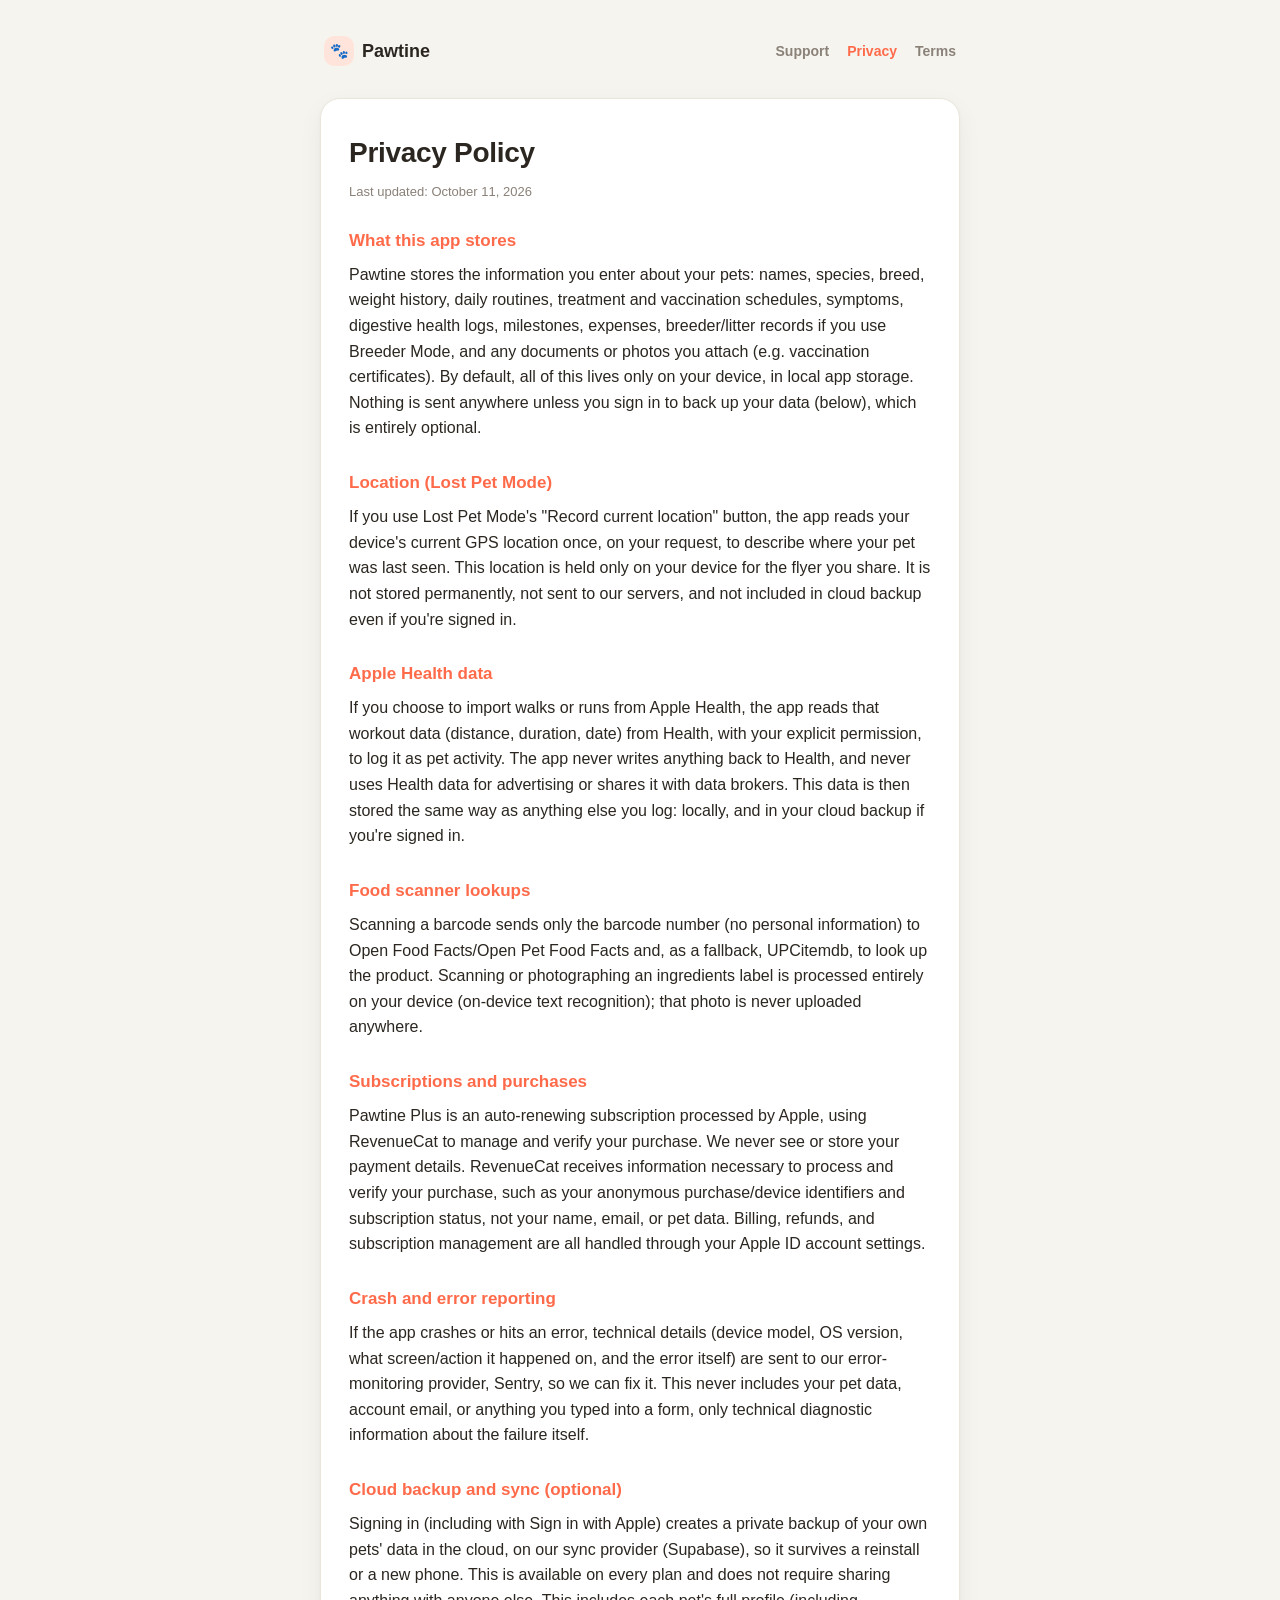
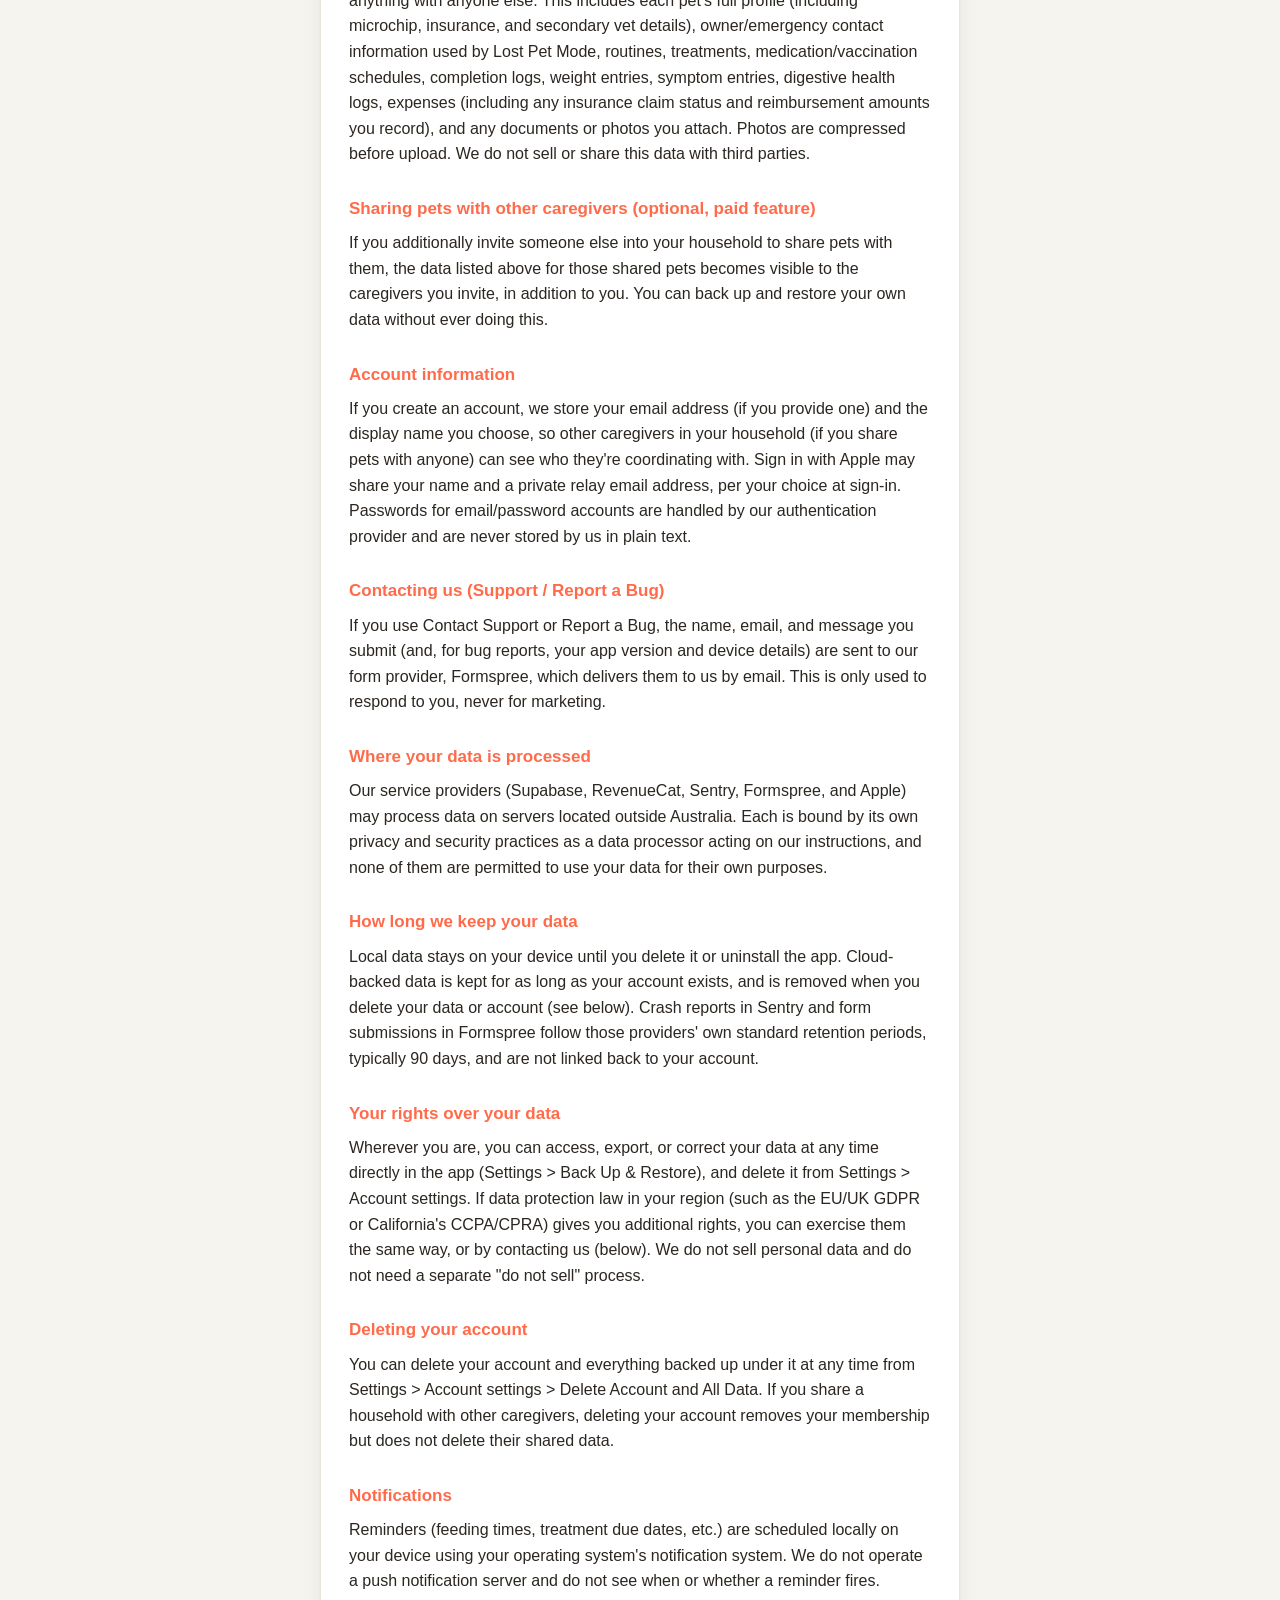
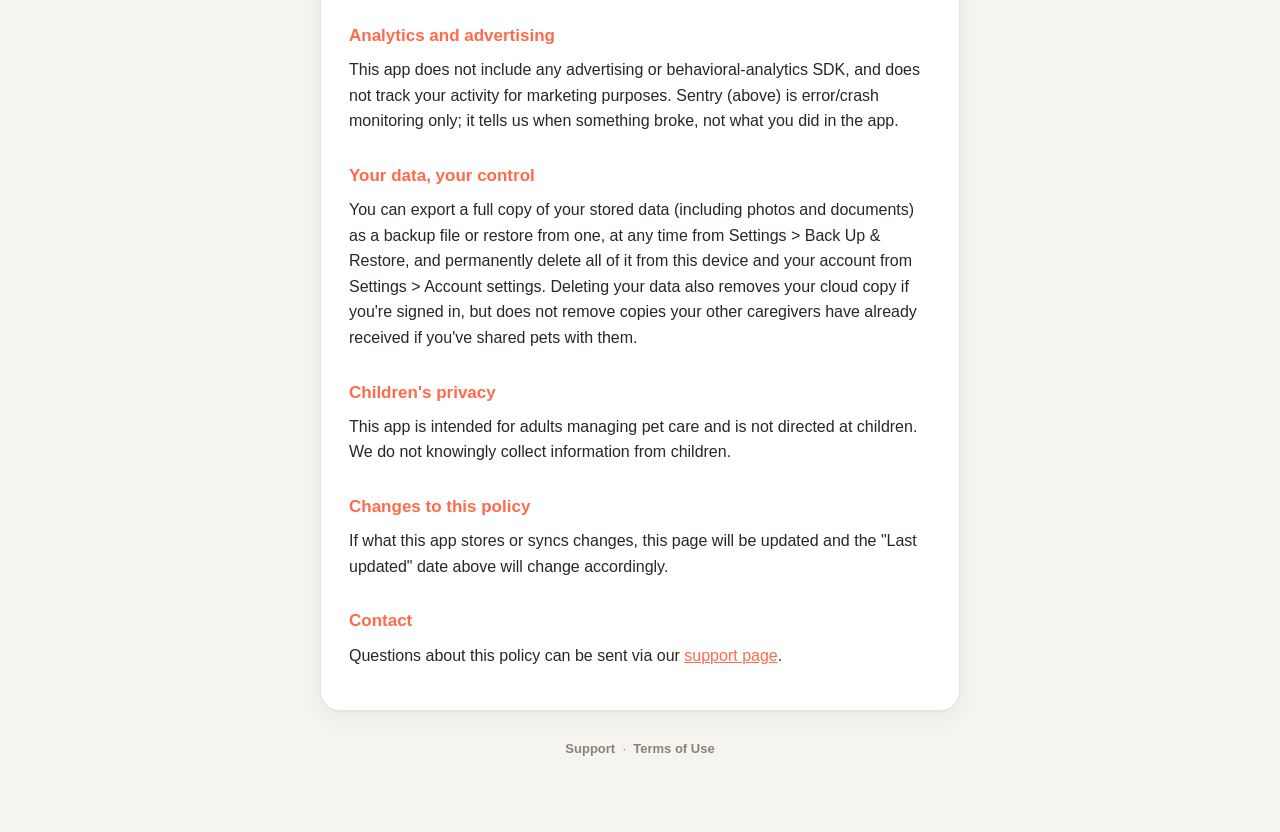
<file: privacy-policy.html>
<!doctype html>
<html lang="en">
<head>
<meta charset="utf-8" />
<meta name="viewport" content="width=device-width, initial-scale=1" />
<title>Pawtine Privacy Policy</title>
<link rel="stylesheet" href="assets/style.css" />
</head>
<body>
  <div class="page">
    <nav class="nav">
      <a href="index.html" class="brand"><span class="brand-mark">🐾</span>Pawtine</a>
      <div class="nav-links">
        <a href="support.html">Support</a>
        <a href="privacy-policy.html" class="active">Privacy</a>
        <a href="terms.html">Terms</a>
      </div>
    </nav>

    <div class="card">
      <h1>Privacy Policy</h1>
      <p class="updated">Last updated: October 11, 2026</p>

      <h2 style="margin-top: 0;">What this app stores</h2>
      <p>Pawtine stores the information you enter about your pets: names, species, breed, weight history, daily routines, treatment and vaccination schedules, symptoms, digestive health logs, milestones, expenses, breeder/litter records if you use Breeder Mode, and any documents or photos you attach (e.g. vaccination certificates). By default, all of this lives only on your device, in local app storage. Nothing is sent anywhere unless you sign in to back up your data (below), which is entirely optional.</p>

      <h2>Location (Lost Pet Mode)</h2>
      <p>If you use Lost Pet Mode's "Record current location" button, the app reads your device's current GPS location once, on your request, to describe where your pet was last seen. This location is held only on your device for the flyer you share. It is not stored permanently, not sent to our servers, and not included in cloud backup even if you're signed in.</p>

      <h2>Apple Health data</h2>
      <p>If you choose to import walks or runs from Apple Health, the app reads that workout data (distance, duration, date) from Health, with your explicit permission, to log it as pet activity. The app never writes anything back to Health, and never uses Health data for advertising or shares it with data brokers. This data is then stored the same way as anything else you log: locally, and in your cloud backup if you're signed in.</p>

      <h2>Food scanner lookups</h2>
      <p>Scanning a barcode sends only the barcode number (no personal information) to Open Food Facts/Open Pet Food Facts and, as a fallback, UPCitemdb, to look up the product. Scanning or photographing an ingredients label is processed entirely on your device (on-device text recognition); that photo is never uploaded anywhere.</p>

      <h2>Subscriptions and purchases</h2>
      <p>Pawtine Plus is an auto-renewing subscription processed by Apple, using RevenueCat to manage and verify your purchase. We never see or store your payment details. RevenueCat receives information necessary to process and verify your purchase, such as your anonymous purchase/device identifiers and subscription status, not your name, email, or pet data. Billing, refunds, and subscription management are all handled through your Apple ID account settings.</p>

      <h2>Crash and error reporting</h2>
      <p>If the app crashes or hits an error, technical details (device model, OS version, what screen/action it happened on, and the error itself) are sent to our error-monitoring provider, Sentry, so we can fix it. This never includes your pet data, account email, or anything you typed into a form, only technical diagnostic information about the failure itself.</p>

      <h2>Cloud backup and sync (optional)</h2>
      <p>Signing in (including with Sign in with Apple) creates a private backup of your own pets' data in the cloud, on our sync provider (Supabase), so it survives a reinstall or a new phone. This is available on every plan and does not require sharing anything with anyone else. This includes each pet's full profile (including microchip, insurance, and secondary vet details), owner/emergency contact information used by Lost Pet Mode, routines, treatments, medication/vaccination schedules, completion logs, weight entries, symptom entries, digestive health logs, expenses (including any insurance claim status and reimbursement amounts you record), and any documents or photos you attach. Photos are compressed before upload. We do not sell or share this data with third parties.</p>

      <h2>Sharing pets with other caregivers (optional, paid feature)</h2>
      <p>If you additionally invite someone else into your household to share pets with them, the data listed above for those shared pets becomes visible to the caregivers you invite, in addition to you. You can back up and restore your own data without ever doing this.</p>

      <h2>Account information</h2>
      <p>If you create an account, we store your email address (if you provide one) and the display name you choose, so other caregivers in your household (if you share pets with anyone) can see who they're coordinating with. Sign in with Apple may share your name and a private relay email address, per your choice at sign-in. Passwords for email/password accounts are handled by our authentication provider and are never stored by us in plain text.</p>

      <h2>Contacting us (Support / Report a Bug)</h2>
      <p>If you use Contact Support or Report a Bug, the name, email, and message you submit (and, for bug reports, your app version and device details) are sent to our form provider, Formspree, which delivers them to us by email. This is only used to respond to you, never for marketing.</p>

      <h2>Where your data is processed</h2>
      <p>Our service providers (Supabase, RevenueCat, Sentry, Formspree, and Apple) may process data on servers located outside Australia. Each is bound by its own privacy and security practices as a data processor acting on our instructions, and none of them are permitted to use your data for their own purposes.</p>

      <h2>How long we keep your data</h2>
      <p>Local data stays on your device until you delete it or uninstall the app. Cloud-backed data is kept for as long as your account exists, and is removed when you delete your data or account (see below). Crash reports in Sentry and form submissions in Formspree follow those providers' own standard retention periods, typically 90 days, and are not linked back to your account.</p>

      <h2>Your rights over your data</h2>
      <p>Wherever you are, you can access, export, or correct your data at any time directly in the app (Settings &gt; Back Up &amp; Restore), and delete it from Settings &gt; Account settings. If data protection law in your region (such as the EU/UK GDPR or California's CCPA/CPRA) gives you additional rights, you can exercise them the same way, or by contacting us (below). We do not sell personal data and do not need a separate "do not sell" process.</p>

      <h2>Deleting your account</h2>
      <p>You can delete your account and everything backed up under it at any time from Settings &gt; Account settings &gt; Delete Account and All Data. If you share a household with other caregivers, deleting your account removes your membership but does not delete their shared data.</p>

      <h2>Notifications</h2>
      <p>Reminders (feeding times, treatment due dates, etc.) are scheduled locally on your device using your operating system's notification system. We do not operate a push notification server and do not see when or whether a reminder fires.</p>

      <h2>Analytics and advertising</h2>
      <p>This app does not include any advertising or behavioral-analytics SDK, and does not track your activity for marketing purposes. Sentry (above) is error/crash monitoring only; it tells us when something broke, not what you did in the app.</p>

      <h2>Your data, your control</h2>
      <p>You can export a full copy of your stored data (including photos and documents) as a backup file or restore from one, at any time from Settings &gt; Back Up &amp; Restore, and permanently delete all of it from this device and your account from Settings &gt; Account settings. Deleting your data also removes your cloud copy if you're signed in, but does not remove copies your other caregivers have already received if you've shared pets with them.</p>

      <h2>Children's privacy</h2>
      <p>This app is intended for adults managing pet care and is not directed at children. We do not knowingly collect information from children.</p>

      <h2>Changes to this policy</h2>
      <p>If what this app stores or syncs changes, this page will be updated and the "Last updated" date above will change accordingly.</p>

      <h2>Contact</h2>
      <p>Questions about this policy can be sent via our <a href="support.html">support page</a>.</p>
    </div>

    <div class="footer-links">
      <a href="support.html">Support</a> &nbsp;&middot;&nbsp; <a href="terms.html">Terms of Use</a>
    </div>
  </div>
</body>
</html>
</file>
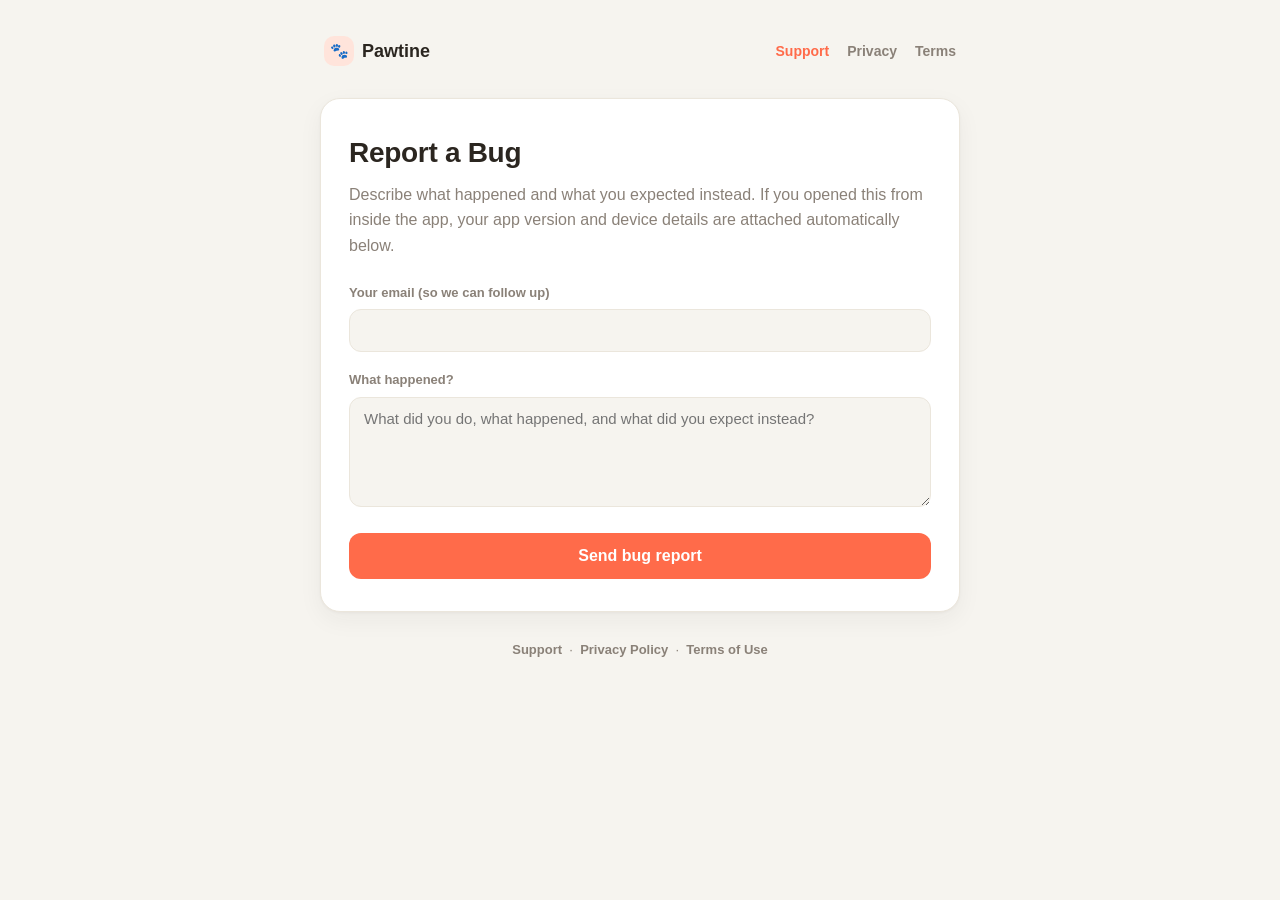
<file: report-bug.html>
<!doctype html>
<html lang="en">
<head>
<meta charset="utf-8" />
<meta name="viewport" content="width=device-width, initial-scale=1" />
<title>Report a Bug · Pawtine</title>
<link rel="stylesheet" href="assets/style.css" />
</head>
<body>
  <div class="page">
    <nav class="nav">
      <a href="index.html" class="brand"><span class="brand-mark">🐾</span>Pawtine</a>
      <div class="nav-links">
        <a href="support.html" class="active">Support</a>
        <a href="privacy-policy.html">Privacy</a>
        <a href="terms.html">Terms</a>
      </div>
    </nav>

    <div class="card">
      <h1>Report a Bug</h1>
      <p style="color: var(--ink-muted); margin-bottom: 24px;">
        Describe what happened and what you expected instead. If you opened this from inside the app, your app
        version and device details are attached automatically below.
      </p>

      <div id="form-success" class="form-status success">Thanks, your bug report is on its way.</div>
      <div id="form-error" class="form-status error">Something went wrong sending that. Please try again.</div>

      <form id="bug-form" action="https://formspree.io/f/xkjobrgg" method="POST">
        <input type="hidden" name="_subject" value="Pawtine Bug Report" />
        <input type="hidden" id="device-info" name="device_info" value="Not provided (opened directly in a browser)" />

        <div class="field">
          <label for="email">Your email (so we can follow up)</label>
          <input id="email" name="email" type="email" required />
        </div>
        <div class="field">
          <label for="message">What happened?</label>
          <textarea id="message" name="message" placeholder="What did you do, what happened, and what did you expect instead?" required></textarea>
        </div>
        <div class="field" id="device-field" style="display: none;">
          <label>Attached device info</label>
          <p id="device-display" style="color: var(--ink-muted); font-size: 13px; margin: 0;"></p>
        </div>
        <button type="submit" class="submit-btn" id="submit-btn">Send bug report</button>
      </form>
    </div>

    <div class="footer-links">
      <a href="support.html">Support</a> &nbsp;&middot;&nbsp; <a href="privacy-policy.html">Privacy Policy</a> &nbsp;&middot;&nbsp; <a href="terms.html">Terms of Use</a>
    </div>
  </div>

  <script>
    // Pawtine opens this page with ?version=&build=&platform=&os=&device=
    // so a report filed from inside the app still carries the same
    // diagnostics the old mailto flow pre-filled — read them from the URL
    // rather than asking the user to type them in.
    const params = new URLSearchParams(window.location.search);
    const version = params.get('version');
    if (version) {
      const parts = [
        `App ${version}${params.get('build') ? ` (build ${params.get('build')})` : ''}`,
        `${params.get('platform') || ''} ${params.get('os') || ''}`.trim(),
        params.get('device'),
      ].filter(Boolean);
      const summary = parts.join(' · ');
      document.getElementById('device-info').value = summary;
      document.getElementById('device-display').textContent = summary;
      document.getElementById('device-field').style.display = 'block';
    }

    const form = document.getElementById('bug-form');
    const successBox = document.getElementById('form-success');
    const errorBox = document.getElementById('form-error');
    const submitBtn = document.getElementById('submit-btn');

    form.addEventListener('submit', async function (event) {
      event.preventDefault();
      successBox.style.display = 'none';
      errorBox.style.display = 'none';
      submitBtn.disabled = true;
      submitBtn.textContent = 'Sending…';
      try {
        const response = await fetch(form.action, {
          method: 'POST',
          body: new FormData(form),
          headers: { Accept: 'application/json' },
        });
        if (response.ok) {
          successBox.style.display = 'block';
          form.reset();
        } else {
          errorBox.style.display = 'block';
        }
      } catch (err) {
        errorBox.style.display = 'block';
      } finally {
        submitBtn.disabled = false;
        submitBtn.textContent = 'Send bug report';
      }
    });
  </script>
</body>
</html>
</file>
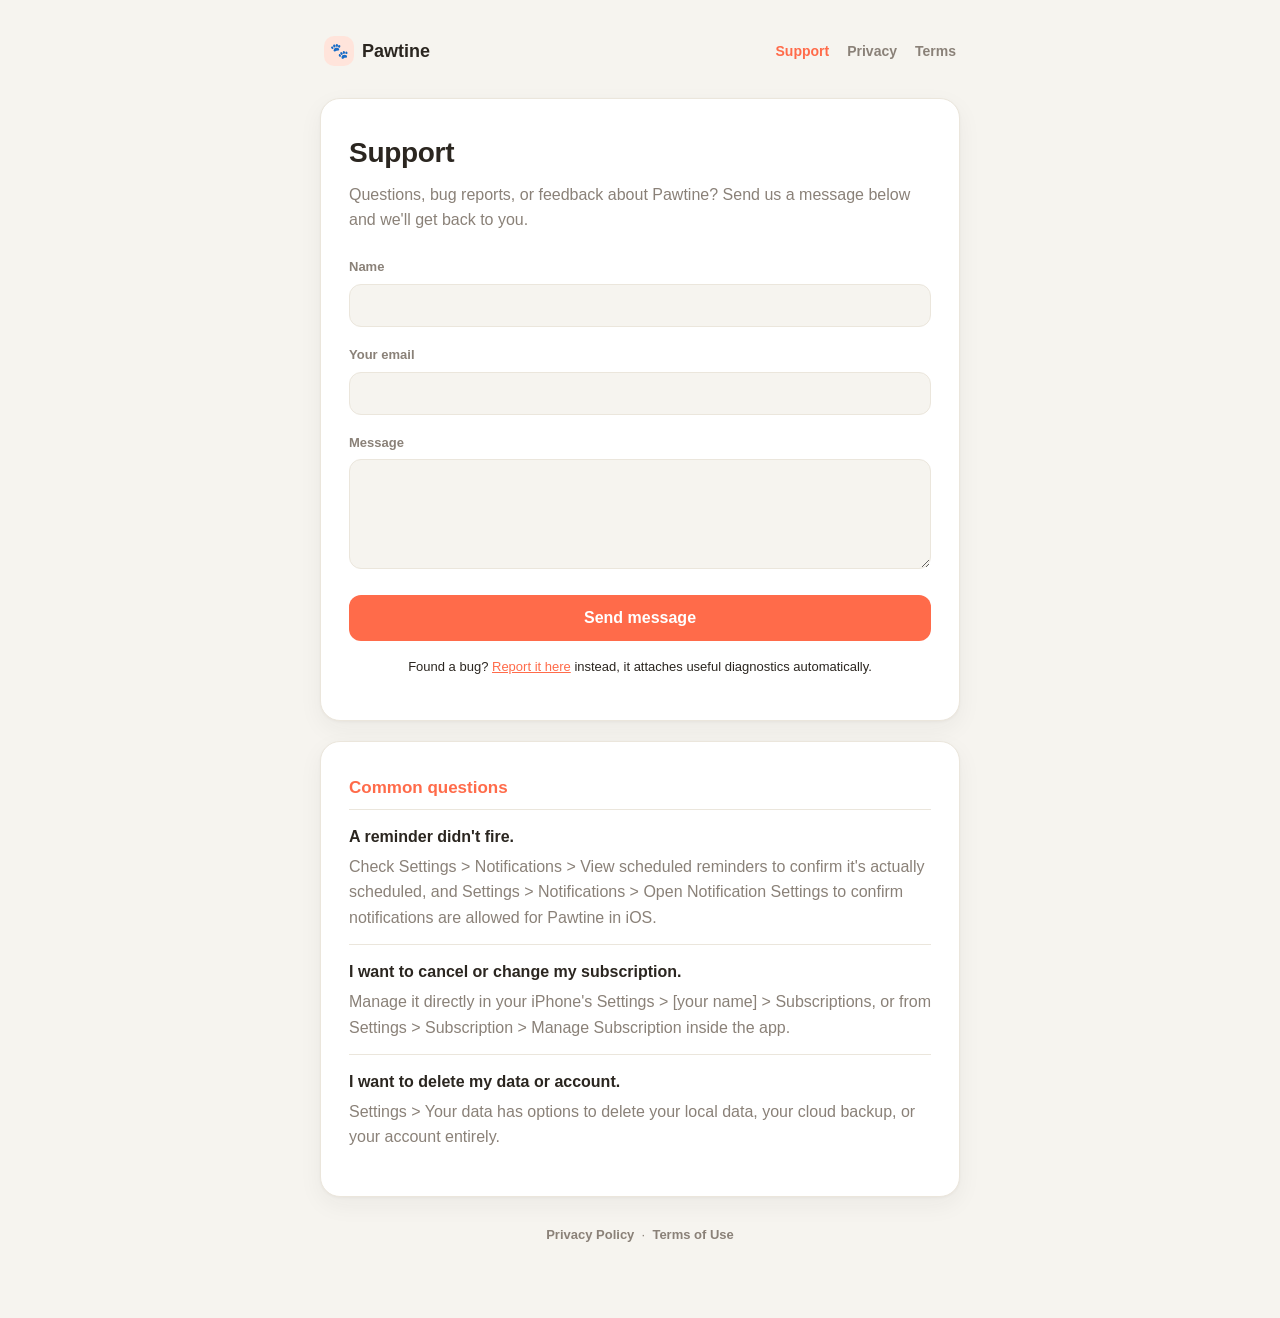
<file: support.html>
<!doctype html>
<html lang="en">
<head>
<meta charset="utf-8" />
<meta name="viewport" content="width=device-width, initial-scale=1" />
<title>Pawtine Support</title>
<link rel="stylesheet" href="assets/style.css" />
</head>
<body>
  <div class="page">
    <nav class="nav">
      <a href="index.html" class="brand"><span class="brand-mark">🐾</span>Pawtine</a>
      <div class="nav-links">
        <a href="support.html" class="active">Support</a>
        <a href="privacy-policy.html">Privacy</a>
        <a href="terms.html">Terms</a>
      </div>
    </nav>

    <div class="card">
      <h1>Support</h1>
      <p style="color: var(--ink-muted); margin-bottom: 24px;">
        Questions, bug reports, or feedback about Pawtine? Send us a message below and we'll get back to you.
      </p>

      <div id="form-success" class="form-status success">Thanks, your message is on its way. We'll reply by email soon.</div>
      <div id="form-error" class="form-status error">Something went wrong sending that. Please try again, or try again shortly.</div>

      <form id="contact-form" action="https://formspree.io/f/xkjobrgg" method="POST">
        <input type="hidden" name="_subject" value="Pawtine Query" />
        <div class="field">
          <label for="name">Name</label>
          <input id="name" name="name" type="text" required />
        </div>
        <div class="field">
          <label for="email">Your email</label>
          <input id="email" name="email" type="email" required />
        </div>
        <div class="field">
          <label for="message">Message</label>
          <textarea id="message" name="message" required></textarea>
        </div>
        <button type="submit" class="submit-btn" id="submit-btn">Send message</button>
      </form>
      <p style="margin-top: 16px; text-align: center; font-size: 13px;">
        Found a bug? <a href="report-bug.html">Report it here</a> instead, it attaches useful diagnostics automatically.
      </p>
    </div>

    <div class="card" style="margin-top: 20px;">
      <h2 style="margin-top: 0;">Common questions</h2>
      <div class="faq-item">
        <p class="faq-q">A reminder didn't fire.</p>
        <p class="faq-a">Check Settings &gt; Notifications &gt; View scheduled reminders to confirm it's actually scheduled, and Settings &gt; Notifications &gt; Open Notification Settings to confirm notifications are allowed for Pawtine in iOS.</p>
      </div>
      <div class="faq-item">
        <p class="faq-q">I want to cancel or change my subscription.</p>
        <p class="faq-a">Manage it directly in your iPhone's Settings &gt; [your name] &gt; Subscriptions, or from Settings &gt; Subscription &gt; Manage Subscription inside the app.</p>
      </div>
      <div class="faq-item">
        <p class="faq-q">I want to delete my data or account.</p>
        <p class="faq-a">Settings &gt; Your data has options to delete your local data, your cloud backup, or your account entirely.</p>
      </div>
    </div>

    <div class="footer-links">
      <a href="privacy-policy.html">Privacy Policy</a> &nbsp;&middot;&nbsp; <a href="terms.html">Terms of Use</a>
    </div>
  </div>

  <script>
    const form = document.getElementById('contact-form');
    const successBox = document.getElementById('form-success');
    const errorBox = document.getElementById('form-error');
    const submitBtn = document.getElementById('submit-btn');

    form.addEventListener('submit', async function (event) {
      event.preventDefault();
      successBox.style.display = 'none';
      errorBox.style.display = 'none';
      submitBtn.disabled = true;
      submitBtn.textContent = 'Sending…';
      try {
        const response = await fetch(form.action, {
          method: 'POST',
          body: new FormData(form),
          headers: { Accept: 'application/json' },
        });
        if (response.ok) {
          successBox.style.display = 'block';
          form.reset();
        } else {
          errorBox.style.display = 'block';
        }
      } catch (err) {
        errorBox.style.display = 'block';
      } finally {
        submitBtn.disabled = false;
        submitBtn.textContent = 'Send message';
      }
    });
  </script>
</body>
</html>
</file>
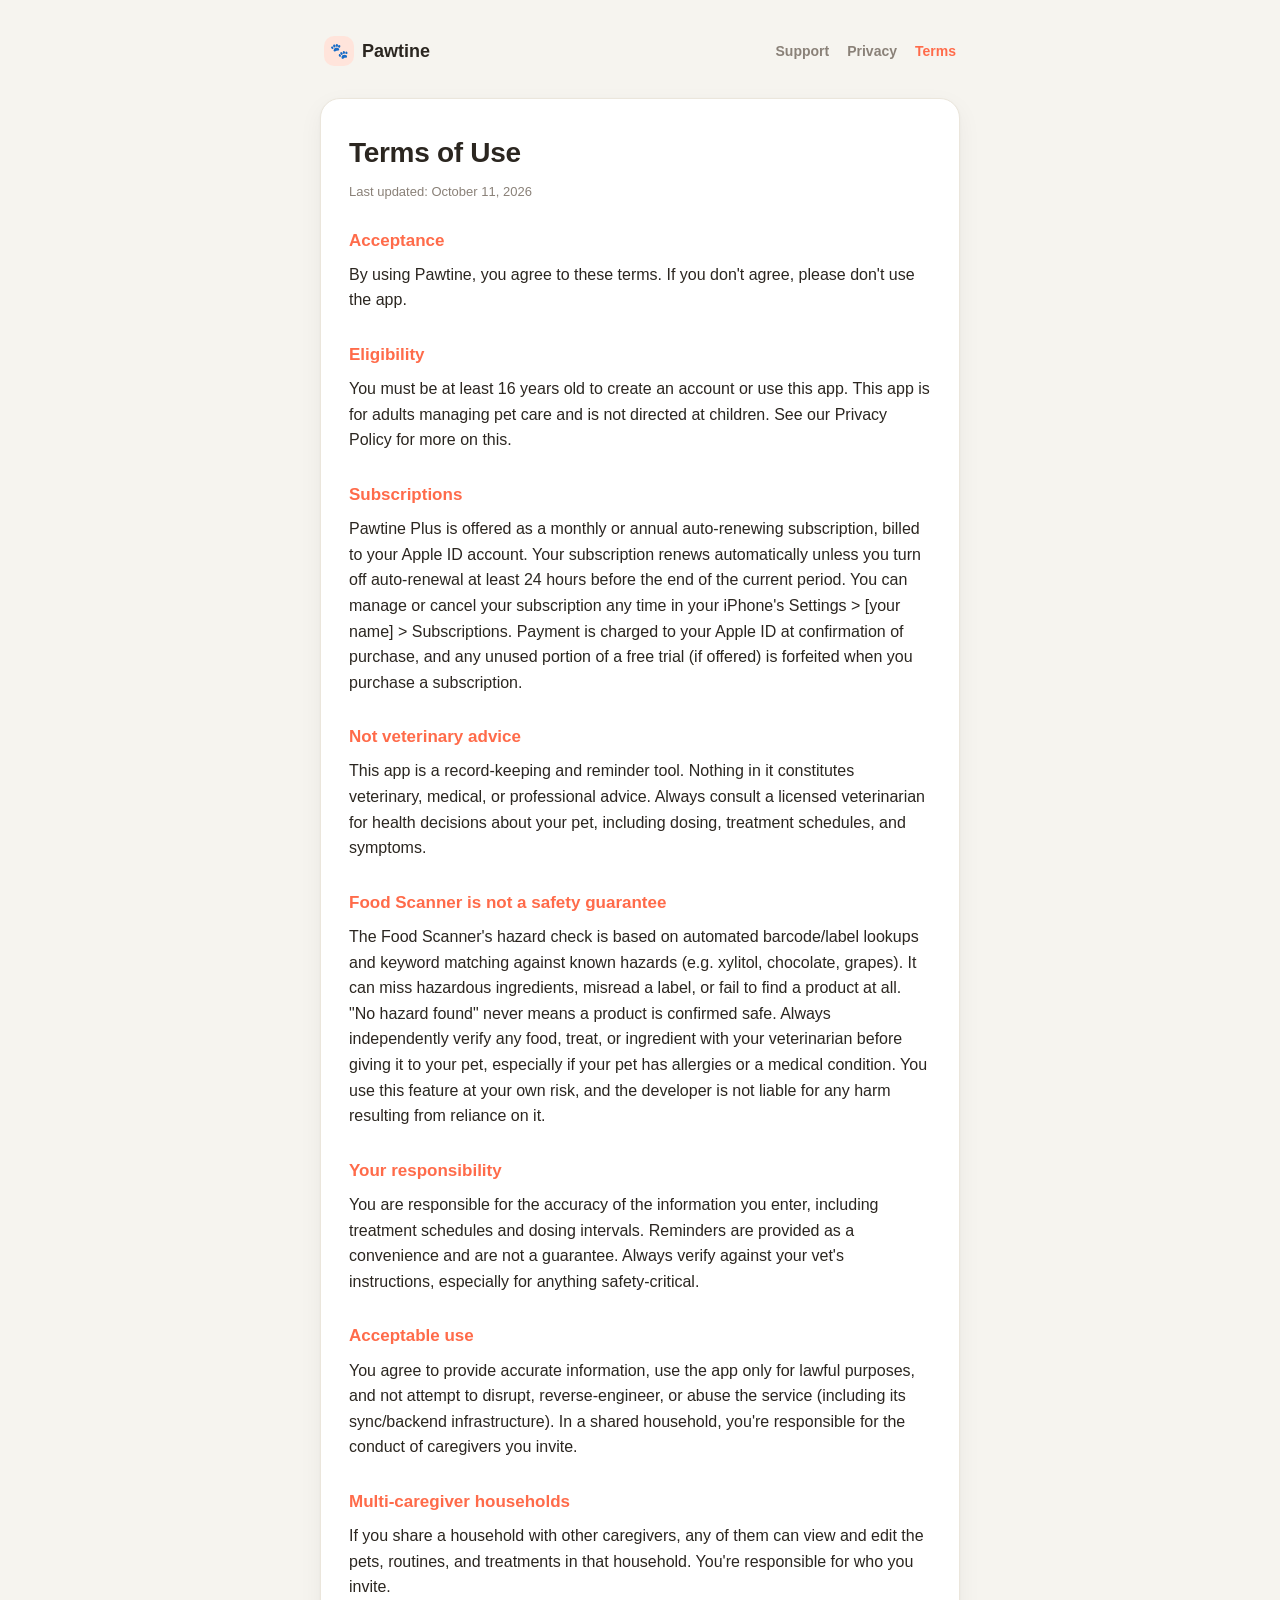
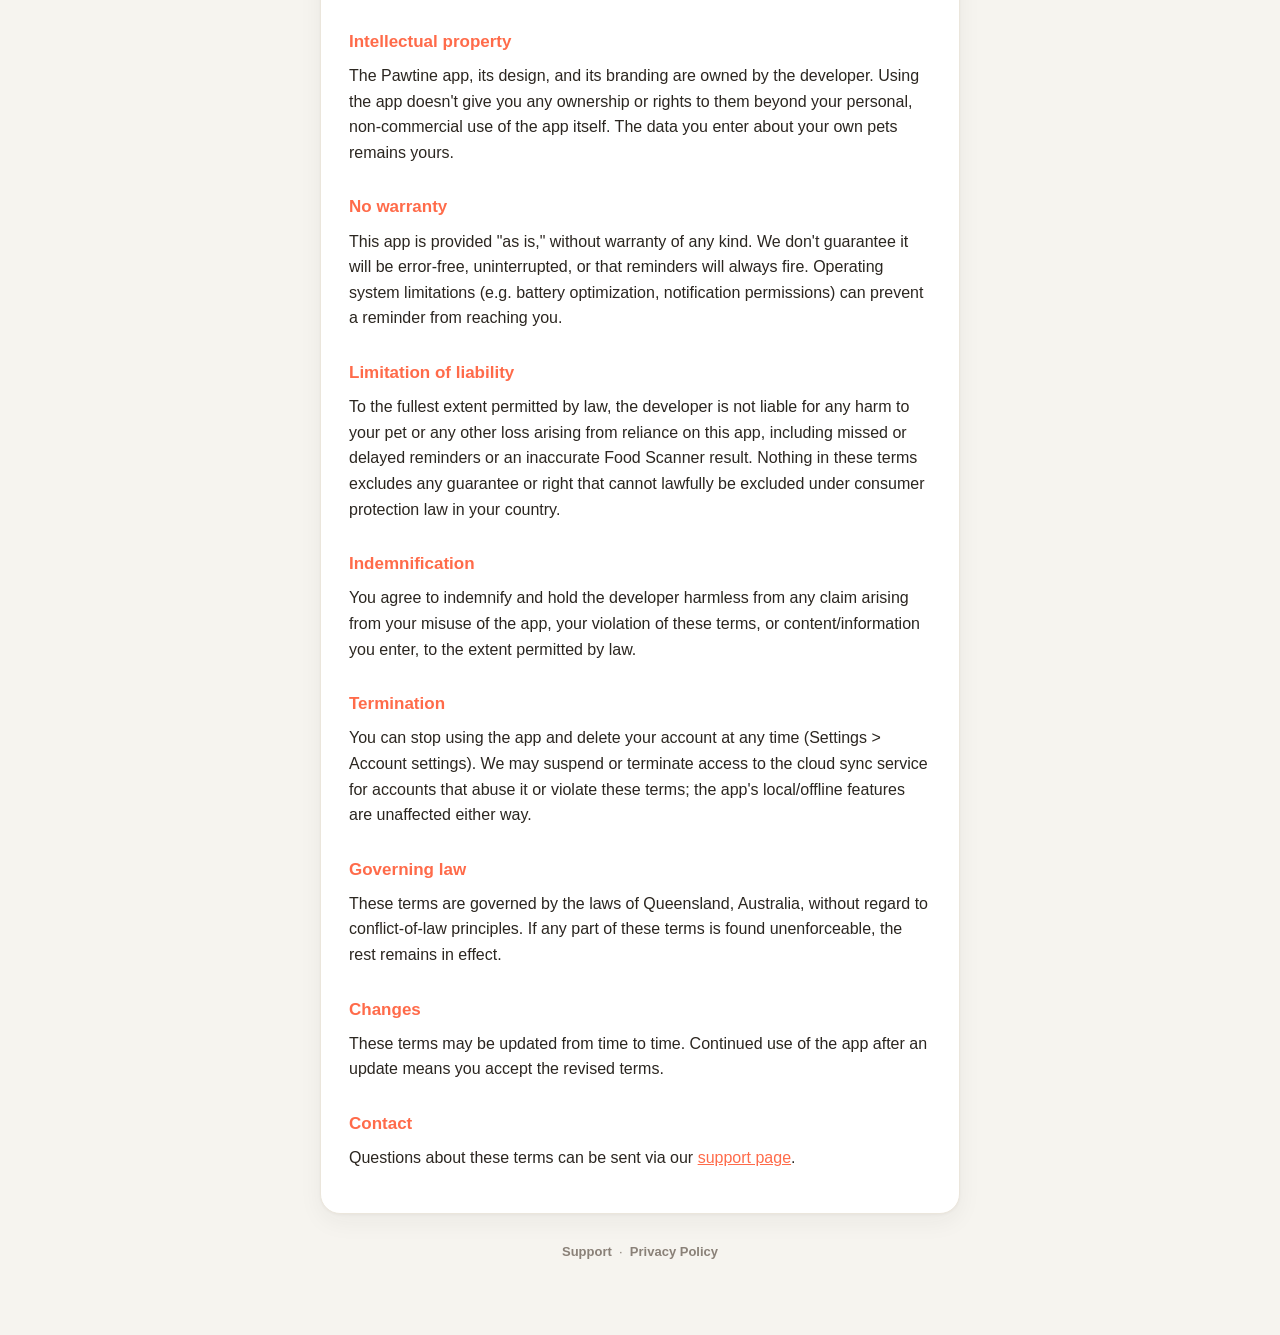
<file: terms.html>
<!doctype html>
<html lang="en">
<head>
<meta charset="utf-8" />
<meta name="viewport" content="width=device-width, initial-scale=1" />
<title>Pawtine Terms of Use</title>
<link rel="stylesheet" href="assets/style.css" />
</head>
<body>
  <div class="page">
    <nav class="nav">
      <a href="index.html" class="brand"><span class="brand-mark">🐾</span>Pawtine</a>
      <div class="nav-links">
        <a href="support.html">Support</a>
        <a href="privacy-policy.html">Privacy</a>
        <a href="terms.html" class="active">Terms</a>
      </div>
    </nav>

    <div class="card">
      <h1>Terms of Use</h1>
      <p class="updated">Last updated: October 11, 2026</p>

      <h2 style="margin-top: 0;">Acceptance</h2>
      <p>By using Pawtine, you agree to these terms. If you don't agree, please don't use the app.</p>

      <h2>Eligibility</h2>
      <p>You must be at least 16 years old to create an account or use this app. This app is for adults managing pet care and is not directed at children. See our Privacy Policy for more on this.</p>

      <h2>Subscriptions</h2>
      <p>Pawtine Plus is offered as a monthly or annual auto-renewing subscription, billed to your Apple ID account. Your subscription renews automatically unless you turn off auto-renewal at least 24 hours before the end of the current period. You can manage or cancel your subscription any time in your iPhone's Settings &gt; [your name] &gt; Subscriptions. Payment is charged to your Apple ID at confirmation of purchase, and any unused portion of a free trial (if offered) is forfeited when you purchase a subscription.</p>

      <h2>Not veterinary advice</h2>
      <p>This app is a record-keeping and reminder tool. Nothing in it constitutes veterinary, medical, or professional advice. Always consult a licensed veterinarian for health decisions about your pet, including dosing, treatment schedules, and symptoms.</p>

      <h2>Food Scanner is not a safety guarantee</h2>
      <p>The Food Scanner's hazard check is based on automated barcode/label lookups and keyword matching against known hazards (e.g. xylitol, chocolate, grapes). It can miss hazardous ingredients, misread a label, or fail to find a product at all. "No hazard found" never means a product is confirmed safe. Always independently verify any food, treat, or ingredient with your veterinarian before giving it to your pet, especially if your pet has allergies or a medical condition. You use this feature at your own risk, and the developer is not liable for any harm resulting from reliance on it.</p>

      <h2>Your responsibility</h2>
      <p>You are responsible for the accuracy of the information you enter, including treatment schedules and dosing intervals. Reminders are provided as a convenience and are not a guarantee. Always verify against your vet's instructions, especially for anything safety-critical.</p>

      <h2>Acceptable use</h2>
      <p>You agree to provide accurate information, use the app only for lawful purposes, and not attempt to disrupt, reverse-engineer, or abuse the service (including its sync/backend infrastructure). In a shared household, you're responsible for the conduct of caregivers you invite.</p>

      <h2>Multi-caregiver households</h2>
      <p>If you share a household with other caregivers, any of them can view and edit the pets, routines, and treatments in that household. You're responsible for who you invite.</p>

      <h2>Intellectual property</h2>
      <p>The Pawtine app, its design, and its branding are owned by the developer. Using the app doesn't give you any ownership or rights to them beyond your personal, non-commercial use of the app itself. The data you enter about your own pets remains yours.</p>

      <h2>No warranty</h2>
      <p>This app is provided "as is," without warranty of any kind. We don't guarantee it will be error-free, uninterrupted, or that reminders will always fire. Operating system limitations (e.g. battery optimization, notification permissions) can prevent a reminder from reaching you.</p>

      <h2>Limitation of liability</h2>
      <p>To the fullest extent permitted by law, the developer is not liable for any harm to your pet or any other loss arising from reliance on this app, including missed or delayed reminders or an inaccurate Food Scanner result. Nothing in these terms excludes any guarantee or right that cannot lawfully be excluded under consumer protection law in your country.</p>

      <h2>Indemnification</h2>
      <p>You agree to indemnify and hold the developer harmless from any claim arising from your misuse of the app, your violation of these terms, or content/information you enter, to the extent permitted by law.</p>

      <h2>Termination</h2>
      <p>You can stop using the app and delete your account at any time (Settings &gt; Account settings). We may suspend or terminate access to the cloud sync service for accounts that abuse it or violate these terms; the app's local/offline features are unaffected either way.</p>

      <h2>Governing law</h2>
      <p>These terms are governed by the laws of Queensland, Australia, without regard to conflict-of-law principles. If any part of these terms is found unenforceable, the rest remains in effect.</p>

      <h2>Changes</h2>
      <p>These terms may be updated from time to time. Continued use of the app after an update means you accept the revised terms.</p>

      <h2>Contact</h2>
      <p>Questions about these terms can be sent via our <a href="support.html">support page</a>.</p>
    </div>

    <div class="footer-links">
      <a href="support.html">Support</a> &nbsp;&middot;&nbsp; <a href="privacy-policy.html">Privacy Policy</a>
    </div>
  </div>
</body>
</html>
</file>
<file: assets/style.css>
:root {
  --coral: #FF6B4A;
  --coral-soft: #FFE4DB;
  --ink: #2B2620;
  --ink-muted: #8A8178;
  --bg: #F6F4EF;
  --card: #FFFFFF;
  --border: #EBE6DC;
  color-scheme: light dark;
}

@media (prefers-color-scheme: dark) {
  :root {
    --coral: #FF8F72;
    --coral-soft: #3A2A24;
    --ink: #F2EFE9;
    --ink-muted: #A79E92;
    --bg: #151310;
    --card: #1E1B17;
    --border: #322D27;
  }
}

* { box-sizing: border-box; }

body {
  font-family: -apple-system, BlinkMacSystemFont, "Segoe UI", Roboto, Helvetica, Arial, sans-serif;
  margin: 0;
  background: var(--bg);
  color: var(--ink);
  line-height: 1.6;
}

.page {
  max-width: 680px;
  margin: 0 auto;
  padding: 24px 20px 72px;
}

.nav {
  display: flex;
  align-items: center;
  justify-content: space-between;
  padding: 12px 4px 32px;
}

.brand {
  display: flex;
  align-items: center;
  gap: 8px;
  text-decoration: none;
  color: var(--ink);
  font-weight: 800;
  font-size: 18px;
}

.brand-mark {
  width: 30px;
  height: 30px;
  border-radius: 10px;
  background: var(--coral-soft);
  display: flex;
  align-items: center;
  justify-content: center;
  font-size: 15px;
}

.nav-links { display: flex; gap: 18px; }

.nav-links a {
  color: var(--ink-muted);
  text-decoration: none;
  font-size: 14px;
  font-weight: 600;
}

.nav-links a:hover, .nav-links a.active { color: var(--coral); }

.card {
  background: var(--card);
  border: 1px solid var(--border);
  border-radius: 20px;
  padding: 32px 28px;
  box-shadow: 0 1px 3px rgba(43, 38, 32, 0.04), 0 8px 24px rgba(43, 38, 32, 0.05);
}

h1 { font-size: 28px; margin: 0 0 6px; letter-spacing: -0.3px; }
h2 { font-size: 17px; margin: 28px 0 8px; color: var(--coral); }
p { margin: 0 0 10px; }

.updated { color: var(--ink-muted); font-size: 13px; margin-bottom: 24px; }

a { color: var(--coral); }

.pill-link {
  display: inline-flex;
  align-items: center;
  gap: 6px;
  background: var(--coral-soft);
  color: var(--coral);
  text-decoration: none;
  font-weight: 700;
  font-size: 14px;
  padding: 10px 16px;
  border-radius: 999px;
  margin-top: 8px;
}

.footer-links {
  text-align: center;
  margin-top: 28px;
  font-size: 13px;
  color: var(--ink-muted);
}

.footer-links a { color: var(--ink-muted); text-decoration: none; font-weight: 600; }
.footer-links a:hover { color: var(--coral); }

.field { margin-bottom: 18px; }

.field label {
  display: block;
  font-size: 13px;
  font-weight: 700;
  color: var(--ink-muted);
  margin-bottom: 6px;
}

.field input, .field textarea {
  width: 100%;
  font-family: inherit;
  font-size: 15px;
  color: var(--ink);
  background: var(--bg);
  border: 1.5px solid var(--border);
  border-radius: 12px;
  padding: 12px 14px;
}

.field textarea { resize: vertical; min-height: 110px; }
.field input:focus, .field textarea:focus { outline: none; border-color: var(--coral); }

.submit-btn {
  width: 100%;
  background: var(--coral);
  color: #fff;
  border: none;
  font-size: 16px;
  font-weight: 700;
  padding: 14px;
  border-radius: 12px;
  cursor: pointer;
}

.submit-btn:hover { opacity: 0.92; }

.faq-item {
  padding: 14px 0;
  border-top: 1px solid var(--border);
}
.faq-item:first-child { border-top: none; padding-top: 0; }
.faq-q { font-weight: 700; margin-bottom: 4px; }
.faq-a { color: var(--ink-muted); margin: 0; }

.form-status {
  display: none;
  border-radius: 12px;
  padding: 14px;
  font-weight: 600;
  font-size: 14px;
  margin-bottom: 18px;
}
.form-status.success { background: #E4F6EC; color: #1C7A47; }
.form-status.error { background: #FCE6E2; color: #B8402A; }
</file>
